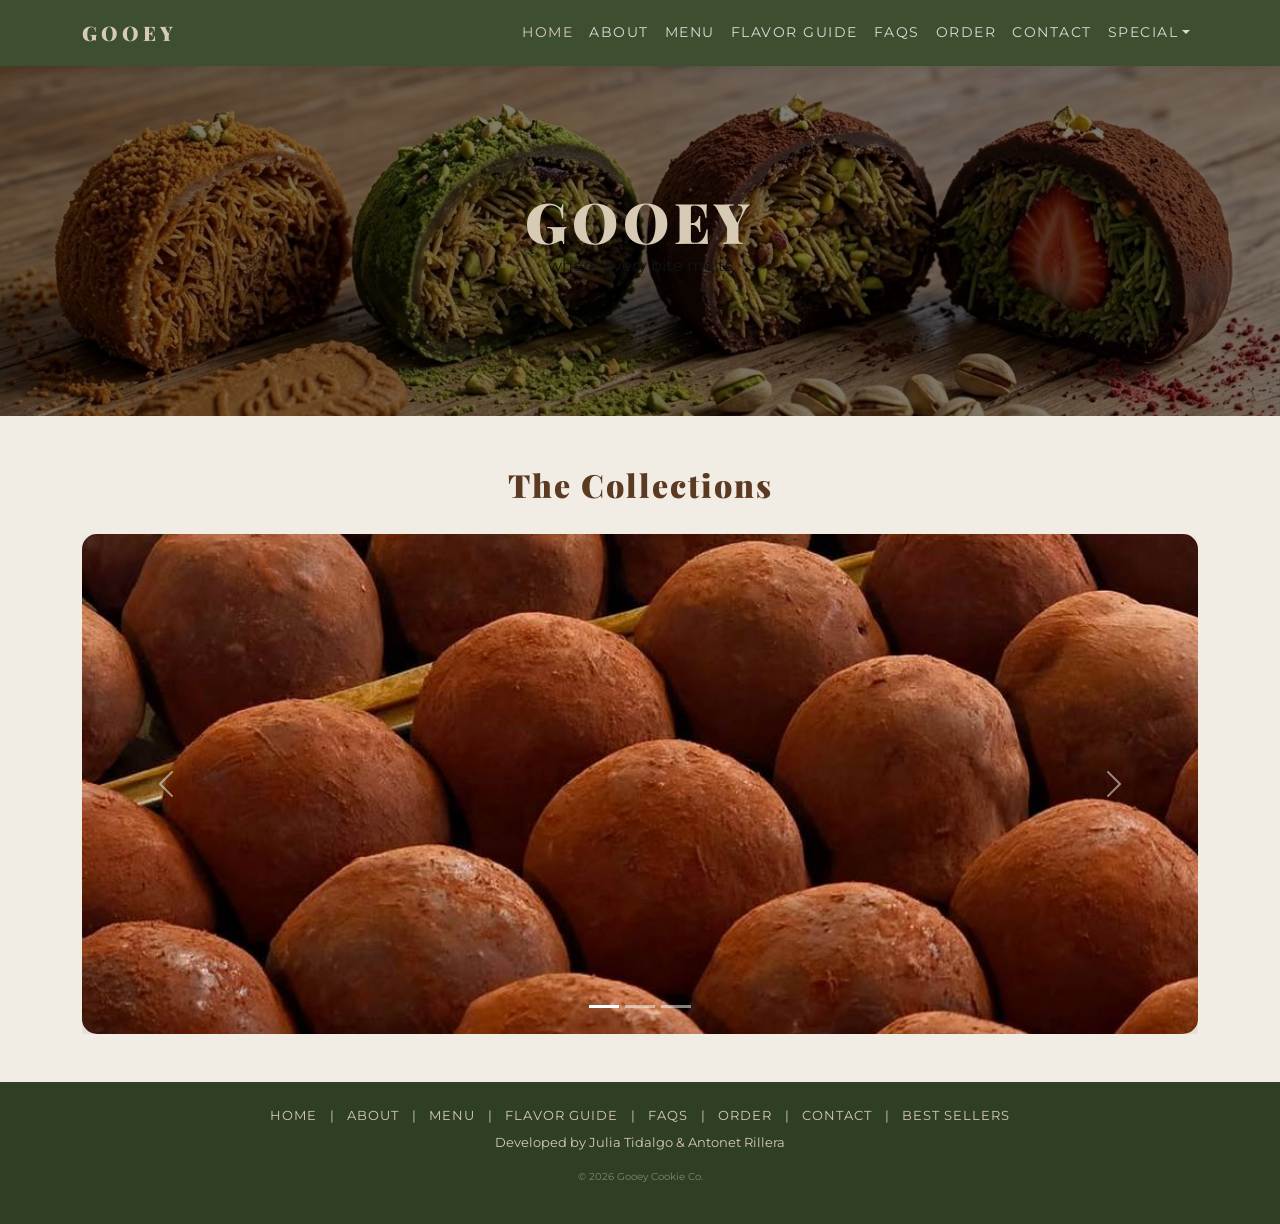
<file: index.html>
<!DOCTYPE html>
<html lang="en">

<head>
    <meta charset="UTF-8">
    <meta name="viewport" content="width=device-width, initial-scale=1">
    <title>Gooey | Premium Cookies</title>

    <link href="https://cdn.jsdelivr.net/npm/bootstrap@5.3.2/dist/css/bootstrap.min.css" rel="stylesheet">
    <link
        href="https://fonts.googleapis.com/css2?family=Playfair+Display:wght@700;900&family=Montserrat:wght@300;400;600&family=Dancing+Script:wght@600&display=swap"
        rel="stylesheet">
    <link rel="stylesheet" href="./css/style.css">
</head>

<body>
    <div class="page-background">

        <!-- NAVBAR -->
        <nav class="navbar navbar-expand-lg navbar-dark custom-nav sticky-top">
            <div class="container">
                <a class="navbar-brand" href="index.html">GOOEY</a>
                <button class="navbar-toggler border-0" data-bs-toggle="collapse" data-bs-target="#navMenu">
                    <span class="navbar-toggler-icon"></span>
                </button>
                <div class="collapse navbar-collapse" id="navMenu">
                    <ul class="navbar-nav ms-auto">
                        <li class="nav-item"><a class="nav-link active" href="index.html">Home</a></li>
                        <li class="nav-item"><a class="nav-link" href="about.html">About</a></li>
                        <li class="nav-item"><a class="nav-link" href="menu.html">Menu</a></li>
                        <li class="nav-item"><a class="nav-link" href="flavor-guide.html">Flavor Guide</a></li>
                        <li class="nav-item"><a class="nav-link" href="faq.html">FAQs</a></li>
                        <li class="nav-item"><a class="nav-link" href="order.html">Order</a></li>
                        <li class="nav-item"><a class="nav-link" href="contact.html">Contact</a></li>
                        <li class="nav-item dropdown">
                            <a class="nav-link dropdown-toggle" href="#" data-bs-toggle="dropdown">Special</a>
                            <ul class="dropdown-menu border-0 shadow">
                                <li><a class="dropdown-item" href="dubai-signature.html">Best Sellers</a></li>
                            </ul>
                        </li>
                    </ul>
                </div>
            </div>
        </nav>

        <header class="hero">
            <h1>GOOEY</h1>
            <p>where every bite melts</p>
        </header>

        <main class="container">
            <h2 class="section-title">The Collections</h2>

            <div id="carouselExample" class="carousel slide carousel-fade mb-5" data-bs-ride="carousel">
                <div class="carousel-indicators">
                    <button type="button" data-bs-target="#carouselExample" data-bs-slide-to="0" class="active"></button>
                    <button type="button" data-bs-target="#carouselExample" data-bs-slide-to="1"></button>
                    <button type="button" data-bs-target="#carouselExample" data-bs-slide-to="2"></button>
                </div>

                <div class="carousel-inner">
                    <div class="carousel-item active">
                        <img src="./images/chewy.jpg" class="d-block w-100 slider-img" alt="Gooey Selection">
                    </div>
                    <div class="carousel-item">
                        <img src="./images/matcha.jpg" class="d-block w-100 slider-img" alt="Bestsellers">
                    </div>
                    <div class="carousel-item">
                        <img src="./images/strawb.jpg" class="d-block w-100 slider-img" alt="Gift Boxes">
                    </div>
                </div>

                <button class="carousel-control-prev" data-bs-target="#carouselExample" data-bs-slide="prev">
                    <span class="carousel-control-prev-icon"></span>
                </button>
                <button class="carousel-control-next" data-bs-target="#carouselExample" data-bs-slide="next">
                    <span class="carousel-control-next-icon"></span>
                </button>
            </div>
        </main>

        <footer class="text-center py-4">
            <div class="footer-links mb-2">
                <a href="index.html">Home</a> |
                <a href="about.html">About</a> |
                <a href="menu.html">Menu</a> |
                <a href="flavor-guide.html">Flavor Guide</a> |
                <a href="faq.html">FAQs</a> |
                <a href="order.html">Order</a> |
                <a href="contact.html">Contact</a> |
                <a href="dubai-signature.html">Best Sellers</a>
            </div>
            <p>Developed by Julia Tidalgo & Antonet Rillera</p>
            <p style="opacity:0.5;font-size:10px;">© 2026 Gooey Cookie Co.</p>
        </footer>

        <script src="https://cdn.jsdelivr.net/npm/bootstrap@5.3.2/dist/js/bootstrap.bundle.min.js"></script>
    </div>
</body>

</html>
</file>
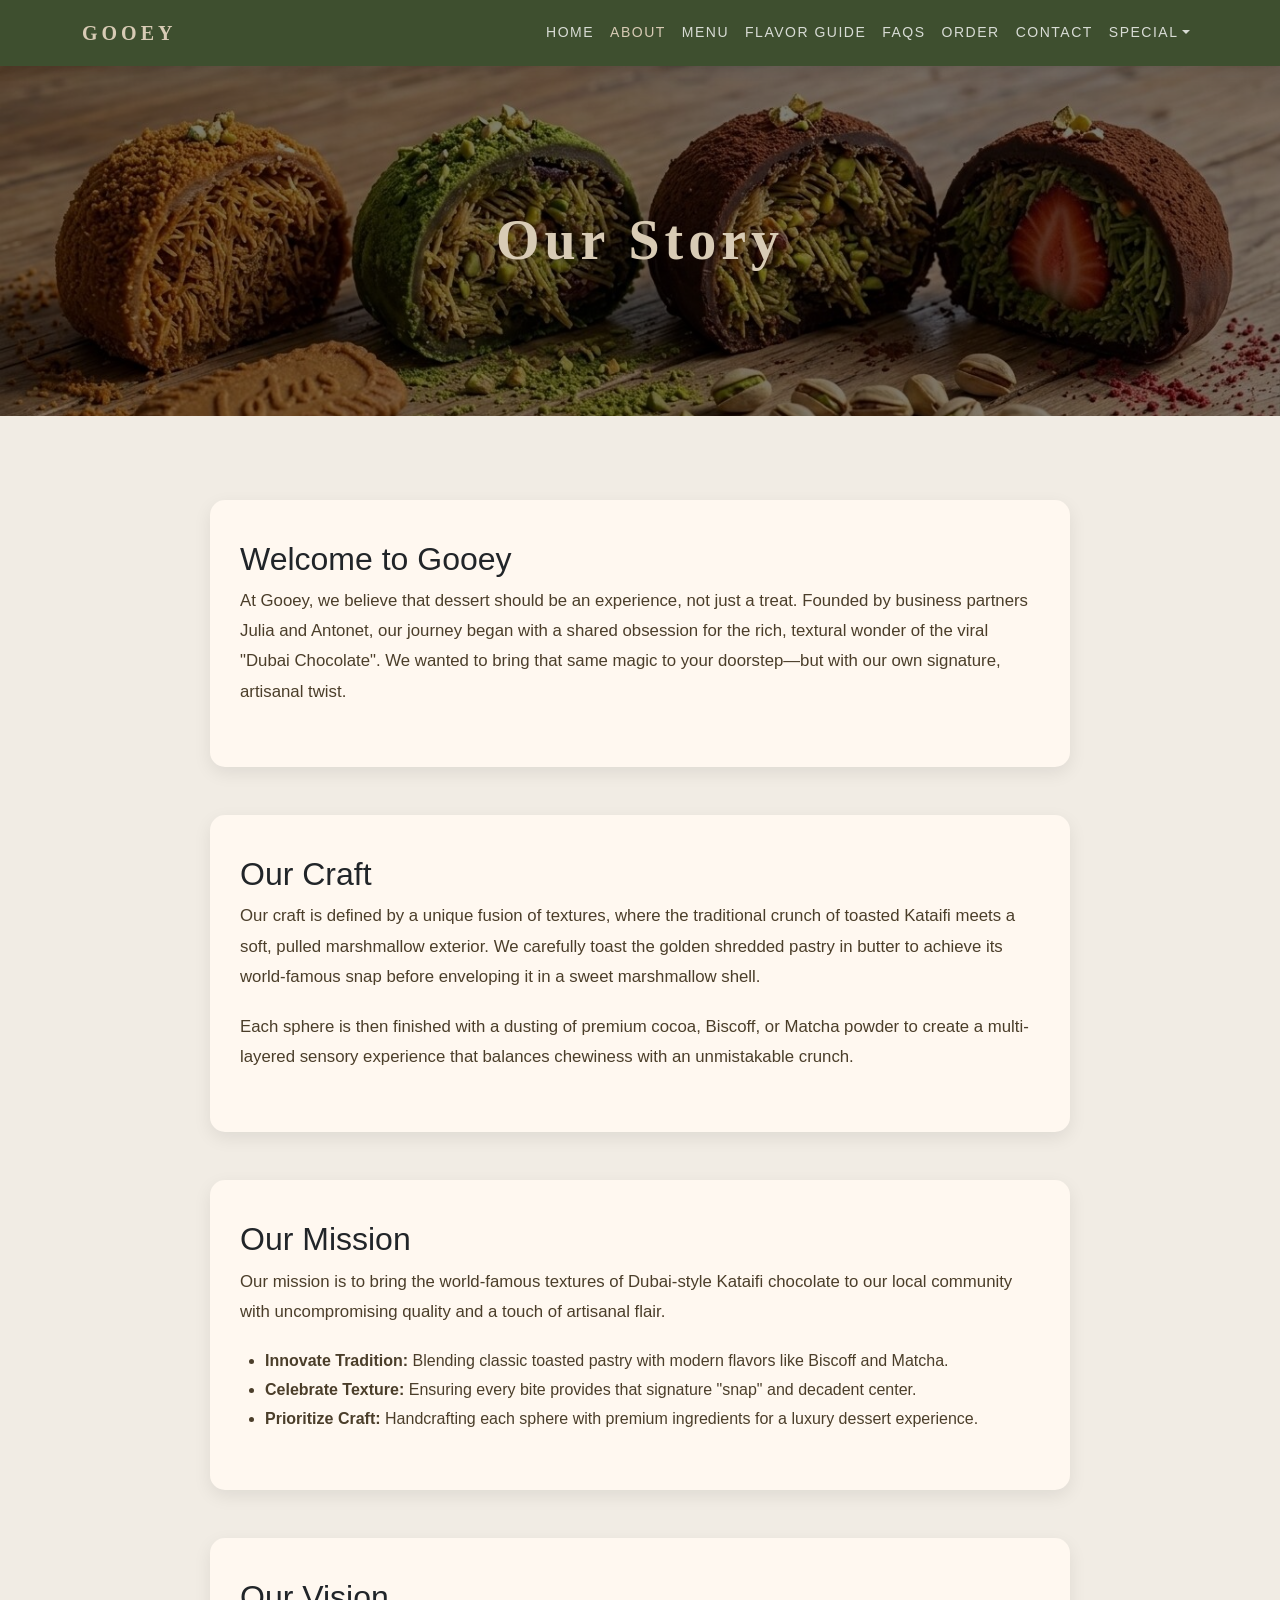
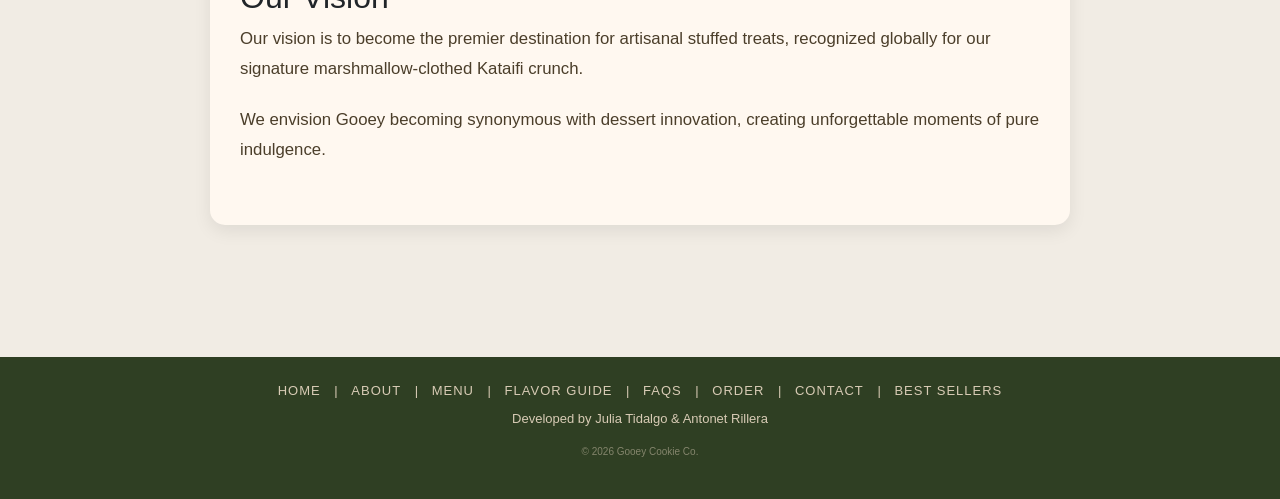
<file: about.html>
<!DOCTYPE html>
<html lang="en">
<head>
<meta charset="UTF-8">
<meta name="viewport" content="width=device-width, initial-scale=1">
<title>About | Gooey</title>

<link href="https://cdn.jsdelivr.net/npm/bootstrap@5.3.2/dist/css/bootstrap.min.css" rel="stylesheet">
<link rel="stylesheet" href="./css/style.css">
</head>

<body>
<div class="page-background">

<nav class="navbar navbar-expand-lg navbar-dark custom-nav sticky-top">
  <div class="container">
    <a class="navbar-brand" href="index.html">GOOEY</a>
    <button class="navbar-toggler border-0" data-bs-toggle="collapse" data-bs-target="#navMenu">
      <span class="navbar-toggler-icon"></span>
    </button>
    <div class="collapse navbar-collapse" id="navMenu">
      <ul class="navbar-nav ms-auto">
        <li class="nav-item"><a class="nav-link" href="index.html">Home</a></li>
        <li class="nav-item"><a class="nav-link active" href="about.html">About</a></li>
        <li class="nav-item"><a class="nav-link" href="menu.html">Menu</a></li>
        <li class="nav-item"><a class="nav-link" href="flavor-guide.html">Flavor Guide</a></li>
        <li class="nav-item"><a class="nav-link" href="faq.html">FAQs</a></li>
        <li class="nav-item"><a class="nav-link" href="order.html">Order</a></li>
        <li class="nav-item"><a class="nav-link" href="contact.html">Contact</a></li>
        <li class="nav-item dropdown">
          <a class="nav-link dropdown-toggle" href="#" data-bs-toggle="dropdown">Special</a>
          <ul class="dropdown-menu border-0 shadow">
            <li><a class="dropdown-item" href="dubai-signature.html">Best Sellers</a></li>
          </ul>
        </li>
      </ul>
    </div>
  </div>
</nav>

<header class="hero text-center py-5">
  <h1>Our Story</h1>
</header>

<div class="container about-container py-4">

  <section class="mb-5">
    <h2>Welcome to Gooey</h2>
    <p>
      At Gooey, we believe that dessert should be an experience, not just a treat.
      Founded by business partners Julia and Antonet, our journey began with a
      shared obsession for the rich, textural wonder of the viral "Dubai Chocolate".
      We wanted to bring that same magic to your doorstep—but with our own
      signature, artisanal twist.
    </p>
  </section>

  <section class="mb-5">
    <h2>Our Craft</h2>
    <p>
      Our craft is defined by a unique fusion of textures, where the traditional
      crunch of toasted Kataifi meets a soft, pulled marshmallow exterior.
      We carefully toast the golden shredded pastry in butter to achieve its
      world-famous snap before enveloping it in a sweet marshmallow shell.
    </p>
    <p>
      Each sphere is then finished with a dusting of premium cocoa, Biscoff,
      or Matcha powder to create a multi-layered sensory experience that
      balances chewiness with an unmistakable crunch.
    </p>
  </section>

  <section class="mb-5">
    <h2>Our Mission</h2>
    <p>
      Our mission is to bring the world-famous textures of Dubai-style Kataifi
      chocolate to our local community with uncompromising quality and a
      touch of artisanal flair.
    </p>
    <ul class="mission-list">
      <li><strong>Innovate Tradition:</strong> Blending classic toasted pastry with modern flavors like Biscoff and Matcha.</li>
      <li><strong>Celebrate Texture:</strong> Ensuring every bite provides that signature "snap" and decadent center.</li>
      <li><strong>Prioritize Craft:</strong> Handcrafting each sphere with premium ingredients for a luxury dessert experience.</li>
    </ul>
  </section>

  <section class="mb-5">
    <h2>Our Vision</h2>
    <p>
      Our vision is to become the premier destination for artisanal
      stuffed treats, recognized globally for our signature
      marshmallow-clothed Kataifi crunch.
    </p>
    <p>
      We envision Gooey becoming synonymous with dessert innovation,
      creating unforgettable moments of pure indulgence.
    </p>
  </section>

</div>

<footer class="text-center py-4">
  <div class="footer-links mb-2">
    <a href="index.html">Home</a> |
    <a href="about.html">About</a> |
    <a href="menu.html">Menu</a> |
    <a href="flavor-guide.html">Flavor Guide</a> |
    <a href="faq.html">FAQs</a> |
    <a href="order.html">Order</a> |
    <a href="contact.html">Contact</a> |
    <a href="dubai-signature.html">Best Sellers</a>
  </div>
  <p>Developed by Julia Tidalgo & Antonet Rillera</p>
  <p style="opacity:0.5;font-size:10px;">© 2026 Gooey Cookie Co.</p>
</footer>

</div>

<script src="https://cdn.jsdelivr.net/npm/bootstrap@5.3.2/dist/js/bootstrap.bundle.min.js"></script>
</body>
</html>
</file>
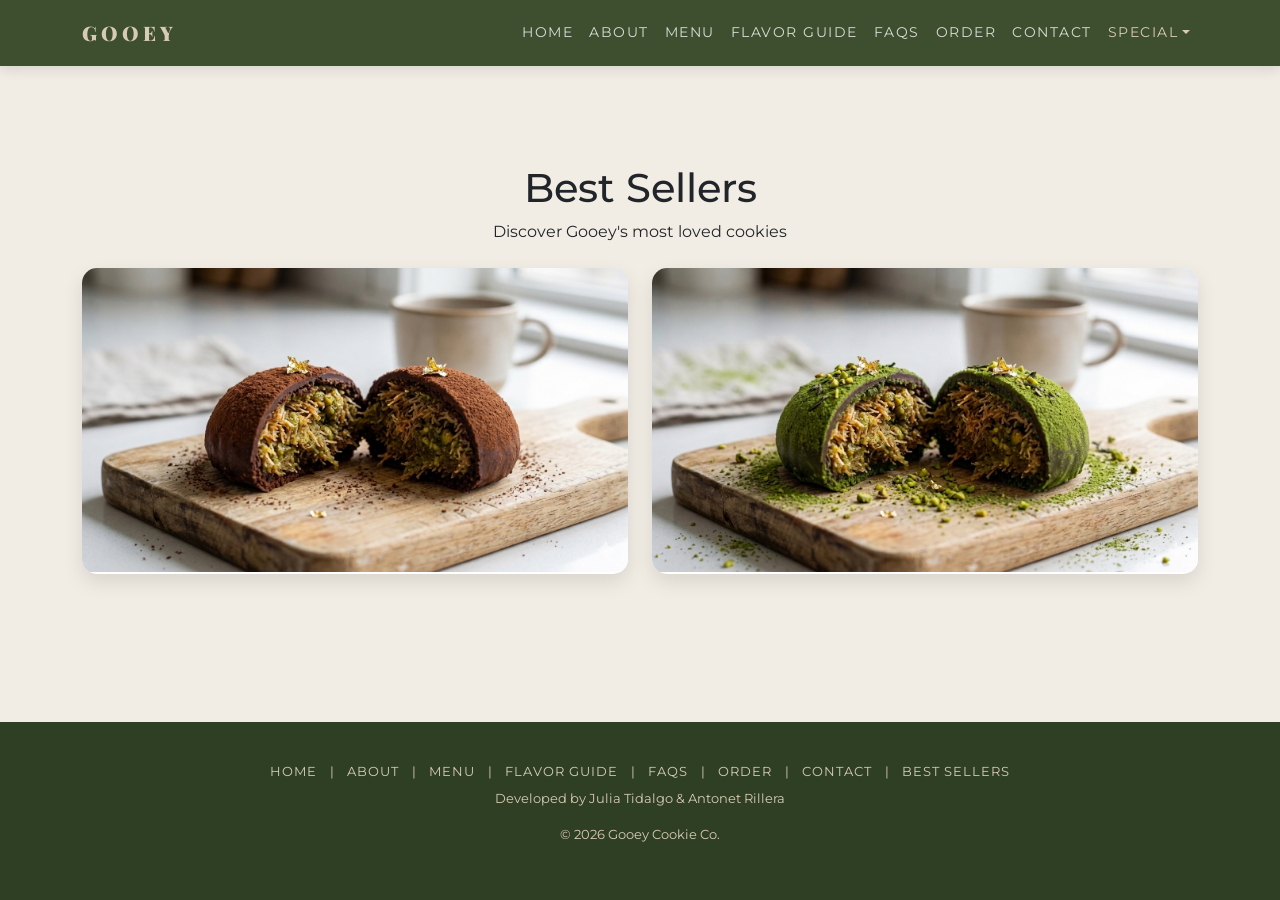
<file: dubai-signature.html>
<!DOCTYPE html>
<html lang="en">

<head>
    <meta charset="UTF-8">
    <meta name="viewport" content="width=device-width, initial-scale=1">
    <title>Best Sellers | Gooey</title>

    <link href="https://cdn.jsdelivr.net/npm/bootstrap@5.3.2/dist/css/bootstrap.min.css" rel="stylesheet">
    <link href="https://fonts.googleapis.com/css2?family=Playfair+Display:wght@700;900&family=Montserrat:wght@300;400;600&display=swap" rel="stylesheet">
    <link rel="stylesheet" href="./css/style.css">
</head>

<body>

    <div class="page-background">

        <nav class="navbar navbar-expand-lg navbar-dark custom-nav sticky-top">
            <div class="container">

                <a class="navbar-brand" href="index.html">GOOEY</a>

                <button class="navbar-toggler border-0" data-bs-toggle="collapse" data-bs-target="#navMenu">
                    <span class="navbar-toggler-icon"></span>
                </button>

                <div class="collapse navbar-collapse" id="navMenu">
                    <ul class="navbar-nav ms-auto">

                        <li class="nav-item">
                            <a class="nav-link" href="index.html">Home</a>
                        </li>

                        <li class="nav-item">
                            <a class="nav-link" href="about.html">About</a>
                        </li>

                        <li class="nav-item">
                            <a class="nav-link" href="menu.html">Menu</a>
                        </li>

                        <li class="nav-item">
                            <a class="nav-link" href="flavor-guide.html">Flavor Guide</a>
                        </li>

                        <li class="nav-item">
                            <a class="nav-link" href="faq.html">FAQs</a>
                        </li>

                        <li class="nav-item">
                            <a class="nav-link" href="order.html">Order</a>
                        </li>

                        <li class="nav-item">
                            <a class="nav-link" href="contact.html">Contact</a>
                        </li>

                        <li class="nav-item dropdown">
                            <a class="nav-link dropdown-toggle active" href="#" data-bs-toggle="dropdown">Special</a>
                            <ul class="dropdown-menu border-0 shadow">
                                <li>
                                    <a class="dropdown-item" href="dubai-signature.html">Best Sellers</a>
                                </li>
                            </ul>
                        </li>

                    </ul>
                </div>

            </div>
        </nav>

        <main class="main-content">

            <section class="container text-center mt-5 mb-4">
                <h1 class="title text-center">Best Sellers</h1>
                <p>Discover Gooey's most loved cookies</p>
            </section>

            <div class="container">
                <div class="row g-4 justify-content-center">

                    <div class="col-md-6 flavor-card">
                        <div class="card h-100">
                            <img src="./images/original.png" class="card-img-top" alt="Original">
                            <button class="stretched-link border-0 bg-transparent" data-bs-toggle="modal" data-bs-target="#modalOriginal"></button>
                        </div>
                    </div>

                    <div class="col-md-6 flavor-card">
                        <div class="card h-100">
                            <img src="./images/matcha_pistachio.png" class="card-img-top" alt="Matcha Pistachio">
                            <button class="stretched-link border-0 bg-transparent" data-bs-toggle="modal" data-bs-target="#modalMatcha"></button>
                        </div>
                    </div>

                </div>
            </div>

            <div class="modal fade cookie-modal" id="modalOriginal" tabindex="-1">
                <div class="modal-dialog modal-dialog-centered modal-lg">
                    <div class="modal-content custom-cookie-modal">

                        <button type="button" class="custom-close" data-bs-dismiss="modal">&times;</button>

                        <div class="modal-body text-center">

                            <img src="./images/original.png" class="cookie-modal-img" alt="Original Cookie">

                            <h3 class="cookie-title mt-4">The Original</h3>

                            <p class="cookie-desc">
                                A rich cookie inspired by Middle Eastern flavors with crunchy kunafa strands.
                            </p>

                        </div>

                    </div>
                </div>
            </div>

            <div class="modal fade cookie-modal" id="modalMatcha" tabindex="-1">
                <div class="modal-dialog modal-dialog-centered modal-lg">
                    <div class="modal-content custom-cookie-modal">

                        <button type="button" class="custom-close" data-bs-dismiss="modal">&times;</button>

                        <div class="modal-body text-center">

                            <img src="./images/matcha_pistachio.png" class="cookie-modal-img" alt="Matcha Cookie">

                            <h3 class="cookie-title mt-4">Matcha Pistachio</h3>

                            <p class="cookie-desc">
                                A rich, chewy cookie infused with premium matcha and filled with creamy pistachio goodness. Its earthy matcha flavor perfectly balances the sweet, nutty center—making it a unique and irresistible treat for matcha lovers.
                            </p>

                        </div>

                    </div>
                </div>
            </div>

        </main>

        <footer>

            <div class="footer-links mb-2">
                <a href="index.html">Home</a> |
                <a href="about.html">About</a> |
                <a href="menu.html">Menu</a> |
                <a href="flavor-guide.html">Flavor Guide</a> |
                <a href="faq.html">FAQs</a> |
                <a href="order.html">Order</a> |
                <a href="contact.html">Contact</a> |
                <a href="dubai-signature.html">Best Sellers</a>
            </div>

            <p>Developed by Julia Tidalgo & Antonet Rillera</p>
            <p>© 2026 Gooey Cookie Co.</p>

        </footer>

    </div>

    <script src="https://cdn.jsdelivr.net/npm/bootstrap@5.3.2/dist/js/bootstrap.bundle.min.js"></script>

</body>
</html>
</file>
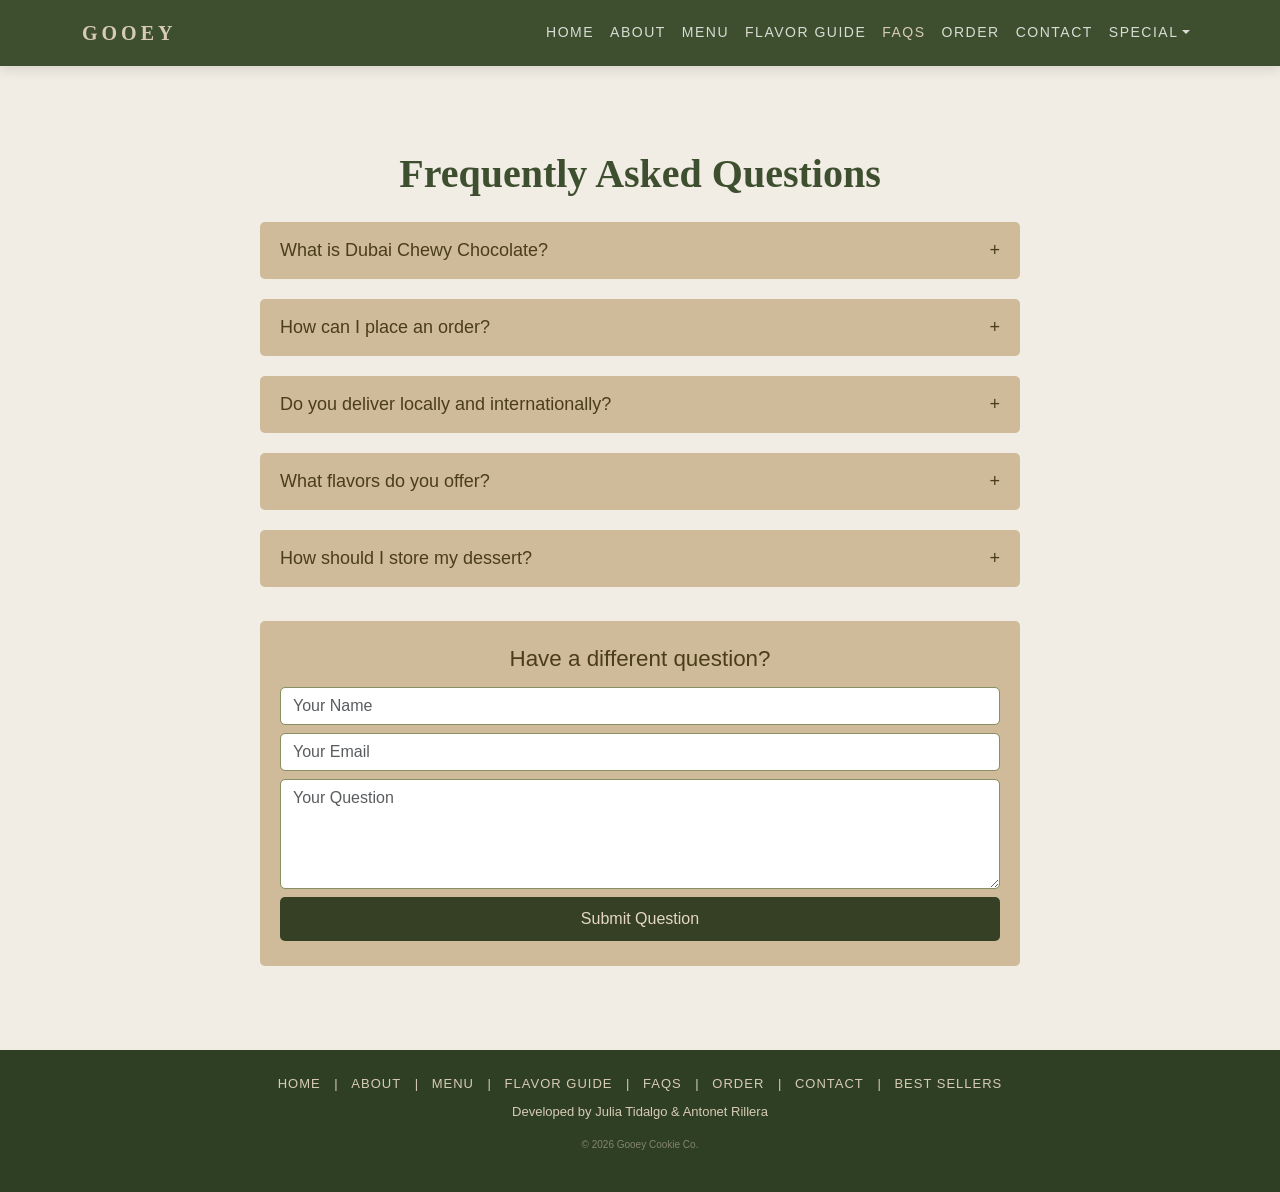
<file: faq.html>
<!DOCTYPE html>
<html lang="en">
<head>
<meta charset="UTF-8">
<meta name="viewport" content="width=device-width, initial-scale=1">
<title>FAQs | Gooey</title>

<link href="https://cdn.jsdelivr.net/npm/bootstrap@5.3.2/dist/css/bootstrap.min.css" rel="stylesheet">
<link rel="stylesheet" href="./css/style.css">
</head>

<body>
<div class="page-background">

<nav class="navbar navbar-expand-lg navbar-dark custom-nav sticky-top">
  <div class="container">
    <a class="navbar-brand" href="index.html">GOOEY</a>
    <button class="navbar-toggler border-0" data-bs-toggle="collapse" data-bs-target="#navMenu">
      <span class="navbar-toggler-icon"></span>
    </button>
    <div class="collapse navbar-collapse" id="navMenu">
      <ul class="navbar-nav ms-auto">
        <li class="nav-item"><a class="nav-link" href="index.html">Home</a></li>
        <li class="nav-item"><a class="nav-link" href="about.html">About</a></li>
        <li class="nav-item"><a class="nav-link" href="menu.html">Menu</a></li>
        <li class="nav-item"><a class="nav-link" href="flavor-guide.html">Flavor Guide</a></li>
        <li class="nav-item"><a class="nav-link active" href="faq.html">FAQs</a></li>
        <li class="nav-item"><a class="nav-link" href="order.html">Order</a></li>
        <li class="nav-item"><a class="nav-link" href="contact.html">Contact</a></li>
        <li class="nav-item dropdown">
          <a class="nav-link dropdown-toggle" href="#" data-bs-toggle="dropdown">Special</a>
          <ul class="dropdown-menu border-0 shadow">
            <li><a class="dropdown-item" href="dubai-signature.html">Best Sellers</a></li>
          </ul>
        </li>
      </ul>
    </div>
  </div>
</nav>

<div class="container faq-container py-4">
  <section>
    <h2 class="mb-4">Frequently Asked Questions</h2>

    <button class="accordion">What is Dubai Chewy Chocolate?</button>
    <div class="panel"><p>Dubai Chewy Chocolate is a rich dessert made with toasted Kataifi pastry and marshmallow, finished with premium cocoa or unique flavors such as Biscoff and Matcha.</p></div>

    <button class="accordion">How can I place an order?</button>
    <div class="panel"><p>You can place an order through our <a href="order.html">Order Page</a> or contact us directly via our Contact page.</p></div>

    <button class="accordion">Do you deliver locally and internationally?</button>
    <div class="panel"><p>Currently, we offer local delivery so you can enjoy your treats fresh. We are working to expand our reach internationally.</p></div>

    <button class="accordion">What flavors do you offer?</button>
    <div class="panel">
      <ul>
        <li>Original</li>
        <li>Biscoff</li>
        <li>Strawberry Chocolate</li>
        <li>Matcha Pistachio</li>
      </ul>
    </div>

    <button class="accordion">How should I store my dessert?</button>
    <div class="panel"><p>Store in a cool, dry place. Refrigeration is recommended if keeping for more than 24 hours.</p></div>

    <div class="message-box mt-4">
      <h3>Have a different question?</h3>
      <form id="faqForm">
        <input class="form-control mb-2" type="text" placeholder="Your Name" required>
        <input class="form-control mb-2" type="email" placeholder="Your Email" required>
        <textarea class="form-control mb-2" rows="4" placeholder="Your Question" required></textarea>
        <button class="btn btn-dark w-100">Submit Question</button>
      </form>
    </div>
  </section>
</div>

<footer class="text-center py-4">
  <div class="footer-links mb-2">
    <a href="index.html">Home</a> |
    <a href="about.html">About</a> |
    <a href="menu.html">Menu</a> |
    <a href="flavor-guide.html">Flavor Guide</a> |
    <a href="faq.html">FAQs</a> |
    <a href="order.html">Order</a> |
    <a href="contact.html">Contact</a> |
    <a href="dubai-signature.html">Best Sellers</a>
  </div>
  <p>Developed by Julia Tidalgo & Antonet Rillera</p>
  <p style="opacity:0.5;font-size:10px;">© 2026 Gooey Cookie Co.</p>
</footer>

<script>
const acc = document.querySelectorAll(".accordion");
acc.forEach(btn => {
  btn.addEventListener("click", () => {
    btn.classList.toggle("active");
    const panel = btn.nextElementSibling;
    panel.style.maxHeight = panel.style.maxHeight ? null : panel.scrollHeight + "px";
  });
});

document.getElementById("faqForm").addEventListener("submit", function(e){
  e.preventDefault();
  alert("Thank you! Your question has been submitted.");
  this.reset();
});
</script>

<script src="https://cdn.jsdelivr.net/npm/bootstrap@5.3.2/dist/js/bootstrap.bundle.min.js"></script>
</div>
</body>
</html>
</file>
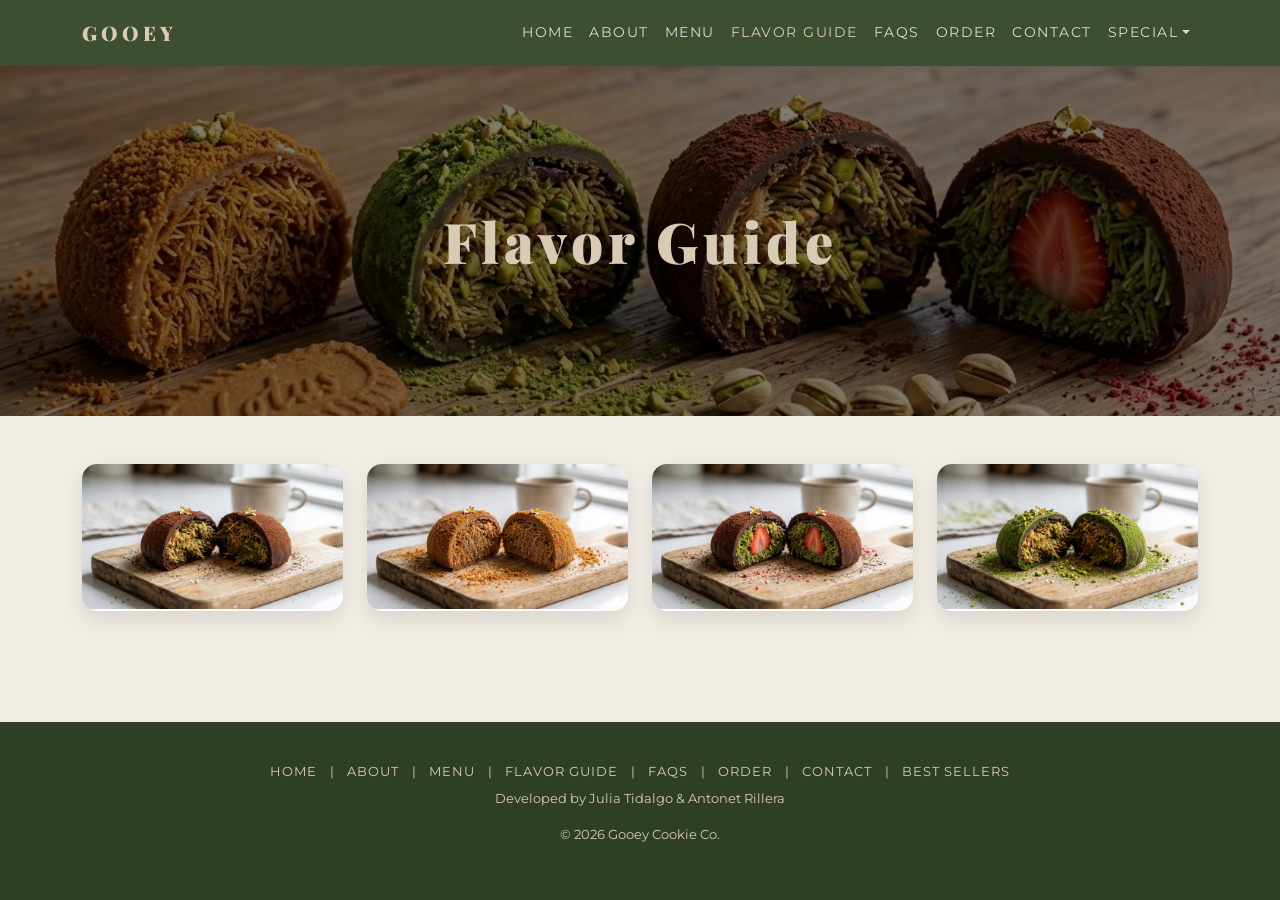
<file: flavor-guide.html>
<!DOCTYPE html>
<html lang="en">

<head>
    <meta charset="UTF-8">
    <meta name="viewport" content="width=device-width, initial-scale=1">
    <title>Flavor Guide | Gooey</title>

    <link href="https://cdn.jsdelivr.net/npm/bootstrap@5.3.2/dist/css/bootstrap.min.css" rel="stylesheet">
    <link
        href="https://fonts.googleapis.com/css2?family=Playfair+Display:wght@700;900&family=Montserrat:wght@300;400;600&display=swap"
        rel="stylesheet">
    <link rel="stylesheet" href="./css/style.css">
</head>

<body>
    <div class="page-background">

      
        <nav class="navbar navbar-expand-lg navbar-dark custom-nav sticky-top">
            <div class="container">
                <a class="navbar-brand" href="index.html">GOOEY</a>
                <button class="navbar-toggler border-0" data-bs-toggle="collapse" data-bs-target="#navMenu">
                    <span class="navbar-toggler-icon"></span>
                </button>
                <div class="collapse navbar-collapse" id="navMenu">
                    <ul class="navbar-nav ms-auto">
                        <li class="nav-item"><a class="nav-link" href="index.html">Home</a></li>
                        <li class="nav-item"><a class="nav-link" href="about.html">About</a></li>
                        <li class="nav-item"><a class="nav-link" href="menu.html">Menu</a></li>
                        <li class="nav-item"><a class="nav-link active" href="flavor-guide.html">Flavor Guide</a></li>
                        <li class="nav-item"><a class="nav-link" href="faq.html">FAQs</a></li>
                        <li class="nav-item"><a class="nav-link" href="order.html">Order</a></li>
                        <li class="nav-item"><a class="nav-link" href="contact.html">Contact</a></li>
                        <li class="nav-item dropdown">
                            <a class="nav-link dropdown-toggle" href="#" data-bs-toggle="dropdown">Special</a>
                            <ul class="dropdown-menu border-0 shadow">
                                <li><a class="dropdown-item" href="dubai-signature.html">Best Sellers</a></li>
                            </ul>
                        </li>
                    </ul>
                </div>
            </div>
        </nav>

        <main class="main-content">
            <header class="hero">
                <h1>Flavor Guide</h1>
            </header>
        <div class="container mt-5">
            <div class="row g-4 justify-content-center">

                <!-- Original -->
                <div class="col-6 col-md-4 col-lg-3 flavor-card">
                    <div class="card h-100">
                        <img src="./images/original.png" class="card-img-top" alt="The Original">
                        <button class="stretched-link border-0 bg-transparent" data-bs-toggle="modal" data-bs-target="#modalOriginal"></button>
                        <div class="card-overlay">
                            <h5>The Original</h5>
                            <p class="small">Tap for Details</p>
                        </div>
                    </div>
                </div>

                <!-- Biscoff -->
                <div class="col-6 col-md-4 col-lg-3 flavor-card">
                    <div class="card h-100">
                        <img src="./images/biscoff.png" class="card-img-top" alt="Biscoff">
                        <button class="stretched-link border-0 bg-transparent" data-bs-toggle="modal" data-bs-target="#modalBiscoff"></button>
                        <div class="card-overlay">
                            <h5>Biscoff Speculoos</h5>
                            <p class="small">Tap for Details</p>
                        </div>
                    </div>
                </div>

                <!-- Chocolate Strawberry -->
                <div class="col-6 col-md-4 col-lg-3 flavor-card">
                    <div class="card h-100">
                        <img src="./images/strawberry_chocolate.png" class="card-img-top" alt="Strawberry">
                        <button class="stretched-link border-0 bg-transparent" data-bs-toggle="modal" data-bs-target="#modalStrawberry"></button>
                        <div class="card-overlay">
                            <h5>Chocolate Strawberry</h5>
                            <p class="small">Tap for Details</p>
                        </div>
                    </div>
                </div>

                <!-- Matcha Pistachio -->
                <div class="col-6 col-md-4 col-lg-3 flavor-card">
                    <div class="card h-100">
                        <img src="./images/matcha_pistachio.png" class="card-img-top" alt="Matcha">
                        <button class="stretched-link border-0 bg-transparent" data-bs-toggle="modal" data-bs-target="#modalMatcha"></button>
                        <div class="card-overlay">
                            <h5>Matcha Pistachio</h5>
                            <p class="small">Tap for Details</p>
                        </div>
                    </div>
                </div>

            </div>
        </div>

        <!-- Modals -->
        <!-- Original -->
        <div class="modal fade" id="modalOriginal" tabindex="-1">
            <div class="modal-dialog modal-dialog-centered">
                <div class="modal-content">
                    <div class="modal-header">
                        <h5 class="modal-title">The Original</h5>
                        <button type="button" class="btn-close" data-bs-dismiss="modal"></button>
                    </div>
                    <div class="modal-body text-center">
                        <img src="./images/original.png" class="img-fluid rounded mb-3" style="max-height: 250px;">
                        <p>A decadent dark chocolate shell filled with crunchy toasted kataifi pastry and rich pistachio cream.</p>
                    </div>
                </div>
            </div>
        </div>

        <!-- Biscoff -->
        <div class="modal fade" id="modalBiscoff" tabindex="-1">
            <div class="modal-dialog modal-dialog-centered">
                <div class="modal-content">
                    <div class="modal-header">
                        <h5 class="modal-title">Biscoff Speculoos</h5>
                        <button type="button" class="btn-close" data-bs-dismiss="modal"></button>
                    </div>
                    <div class="modal-body text-center">
                        <img src="./images/biscoff.png" class="img-fluid rounded mb-3" style="max-height: 250px;">
                        <p>Infused with caramelized biscuit flavor and a spiced cookie butter filling.</p>
                    </div>
                </div>
            </div>
        </div>

        <!-- Chocolate Strawberry -->
        <div class="modal fade" id="modalStrawberry" tabindex="-1">
            <div class="modal-dialog modal-dialog-centered">
                <div class="modal-content">
                    <div class="modal-header">
                        <h5 class="modal-title">Chocolate Strawberry</h5>
                        <button type="button" class="btn-close" data-bs-dismiss="modal"></button>
                    </div>
                    <div class="modal-body text-center">
                        <img src="./images/strawberry_chocolate.png" class="img-fluid rounded mb-3" style="max-height: 250px;">
                        <p>Velvet chocolate with a crisp kataifi center and a juicy strawberry heart.</p>
                    </div>
                </div>
            </div>
        </div>

        <!-- Matcha Pistachio -->
        <div class="modal fade" id="modalMatcha" tabindex="-1">
            <div class="modal-dialog modal-dialog-centered">
                <div class="modal-content">
                    <div class="modal-header">
                        <h5 class="modal-title">Matcha Pistachio</h5>
                        <button type="button" class="btn-close" data-bs-dismiss="modal"></button>
                    </div>
                    <div class="modal-body text-center">
                        <img src="./images/matcha_pistachio.png" class="img-fluid rounded mb-3" style="max-height: 250px;">
                        <p>Vibrant matcha shell with premium pistachio kunafa filling.</p>
                    </div>
                </div>
            </div>
        </div>

        </main>

        <footer>
            <div class="footer-links mb-2">
                <a href="index.html">Home</a> |
                <a href="about.html">About</a> |
                <a href="menu.html">Menu</a> |
                <a href="flavor-guide.html">Flavor Guide</a> |
                <a href="faq.html">FAQs</a> |
                <a href="order.html">Order</a> |
                <a href="contact.html">Contact</a> |
                <a href="dubai-signature.html">Best Sellers</a>
            </div>
            <p>Developed by Julia Tidalgo & Antonet Rillera</p>
            <p>© 2026 Gooey Cookie Co.</p>
        </footer>

    </div>

    <script src="https://cdn.jsdelivr.net/npm/bootstrap@5.3.2/dist/js/bootstrap.bundle.min.js"></script>
</body>

</html>
</file>
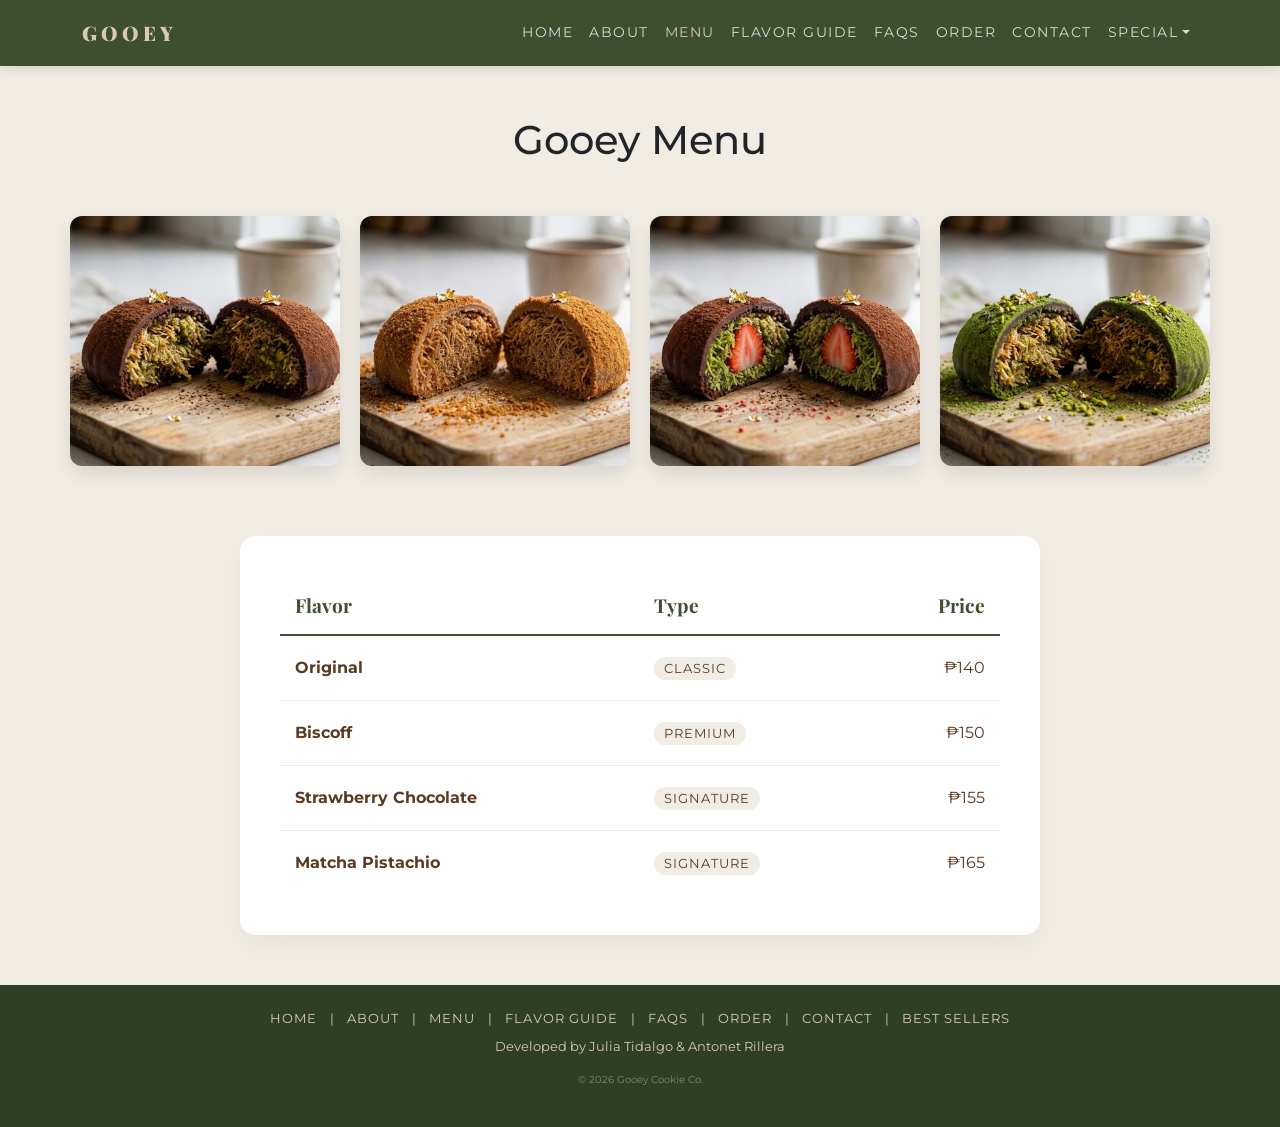
<file: menu.html>
<!DOCTYPE html>
<html lang="en">

<head>
    <meta charset="UTF-8">
    <meta name="viewport" content="width=device-width, initial-scale=1">
    <title>Our Menu | Gooey</title>

    <link href="https://cdn.jsdelivr.net/npm/bootstrap@5.3.2/dist/css/bootstrap.min.css" rel="stylesheet">
    <link
        href="https://fonts.googleapis.com/css2?family=Playfair+Display:wght@700;900&family=Montserrat:wght@300;400;600&display=swap"
        rel="stylesheet">
    <link rel="stylesheet" href="./css/style.css">
</head>

<body>
    <div class="page-background">

        <!-- NAVBAR -->
        <nav class="navbar navbar-expand-lg navbar-dark custom-nav sticky-top">
            <div class="container">
                <a class="navbar-brand" href="index.html">GOOEY</a>
                <!-- Toggler button kept for collapse but arrow removed -->
                <button class="navbar-toggler border-0" type="button" data-bs-toggle="collapse"
                    data-bs-target="#navMenu">
                    <!-- arrow removed -->
                </button>
                <div class="collapse navbar-collapse" id="navMenu">
                    <ul class="navbar-nav ms-auto">
                        <li class="nav-item"><a class="nav-link" href="index.html">Home</a></li>
                        <li class="nav-item"><a class="nav-link" href="about.html">About</a></li>
                        <li class="nav-item"><a class="nav-link active" href="menu.html">Menu</a></li>
                        <li class="nav-item"><a class="nav-link" href="flavor-guide.html">Flavor Guide</a></li>
                        <li class="nav-item"><a class="nav-link" href="faq.html">FAQs</a></li>
                        <li class="nav-item"><a class="nav-link" href="order.html">Order</a></li>
                        <li class="nav-item"><a class="nav-link" href="contact.html">Contact</a></li>
                        <li class="nav-item dropdown">
                            <a class="nav-link dropdown-toggle" href="#" data-bs-toggle="dropdown">Special</a>
                            <ul class="dropdown-menu border-0 shadow">
                                <li><a class="dropdown-item" href="dubai-signature.html">Best Sellers</a></li>
                            </ul>
                        </li>
                    </ul>
                </div>
            </div>
        </nav>

        <h1 class="title text-center">Gooey Menu</h1>

        <div class="container gallery mt-4">
            <img src="./images/original.png" alt="Original">
            <img src="./images/biscoff.png" alt="Biscoff">
            <img src="./images/strawberry_chocolate.png" alt="Strawberry">
            <img src="./images/matcha_pistachio.png" alt="Matcha">
        </div>

        <div class="container">
            <div class="menu-container">
                <table class="menu-table">
                    <thead>
                        <tr>
                            <th>Flavor</th>
                            <th>Type</th>
                            <th class="text-end">Price</th>
                        </tr>
                    </thead>
                    <tbody>
                        <tr>
                            <td><strong>Original</strong></td>
                            <td><span class="flavor-type">Classic</span></td>
                            <td class="text-end price-tag">₱140</td>
                        </tr>
                        <tr>
                            <td><strong>Biscoff</strong></td>
                            <td><span class="flavor-type">Premium</span></td>
                            <td class="text-end price-tag">₱150</td>
                        </tr>
                        <tr>
                            <td><strong>Strawberry Chocolate</strong></td>
                            <td><span class="flavor-type">Signature</span></td>
                            <td class="text-end price-tag">₱155</td>
                        </tr>
                        <tr>
                            <td><strong>Matcha Pistachio</strong></td>
                            <td><span class="flavor-type">Signature</span></td>
                            <td class="text-end price-tag">₱165</td>
                        </tr>
                    </tbody>
                </table>
            </div>
        </div>

        <footer class="text-center py-4">
            <div class="footer-links mb-2">
                <a href="index.html">Home</a> |
                <a href="about.html">About</a> |
                <a href="menu.html">Menu</a> |
                <a href="flavor-guide.html">Flavor Guide</a> |
                <a href="faq.html">FAQs</a> |
                <a href="order.html">Order</a> |
                <a href="contact.html">Contact</a> |
                <a href="dubai-signature.html">Best Sellers</a>
            </div>
            <p>Developed by Julia Tidalgo & Antonet Rillera</p>
            <p style="opacity:0.5;font-size:10px;">© 2026 Gooey Cookie Co.</p>
        </footer>

    </div>

    <script src="https://cdn.jsdelivr.net/npm/bootstrap@5.3.2/dist/js/bootstrap.bundle.min.js"></script>
</body>

</html>
</file>
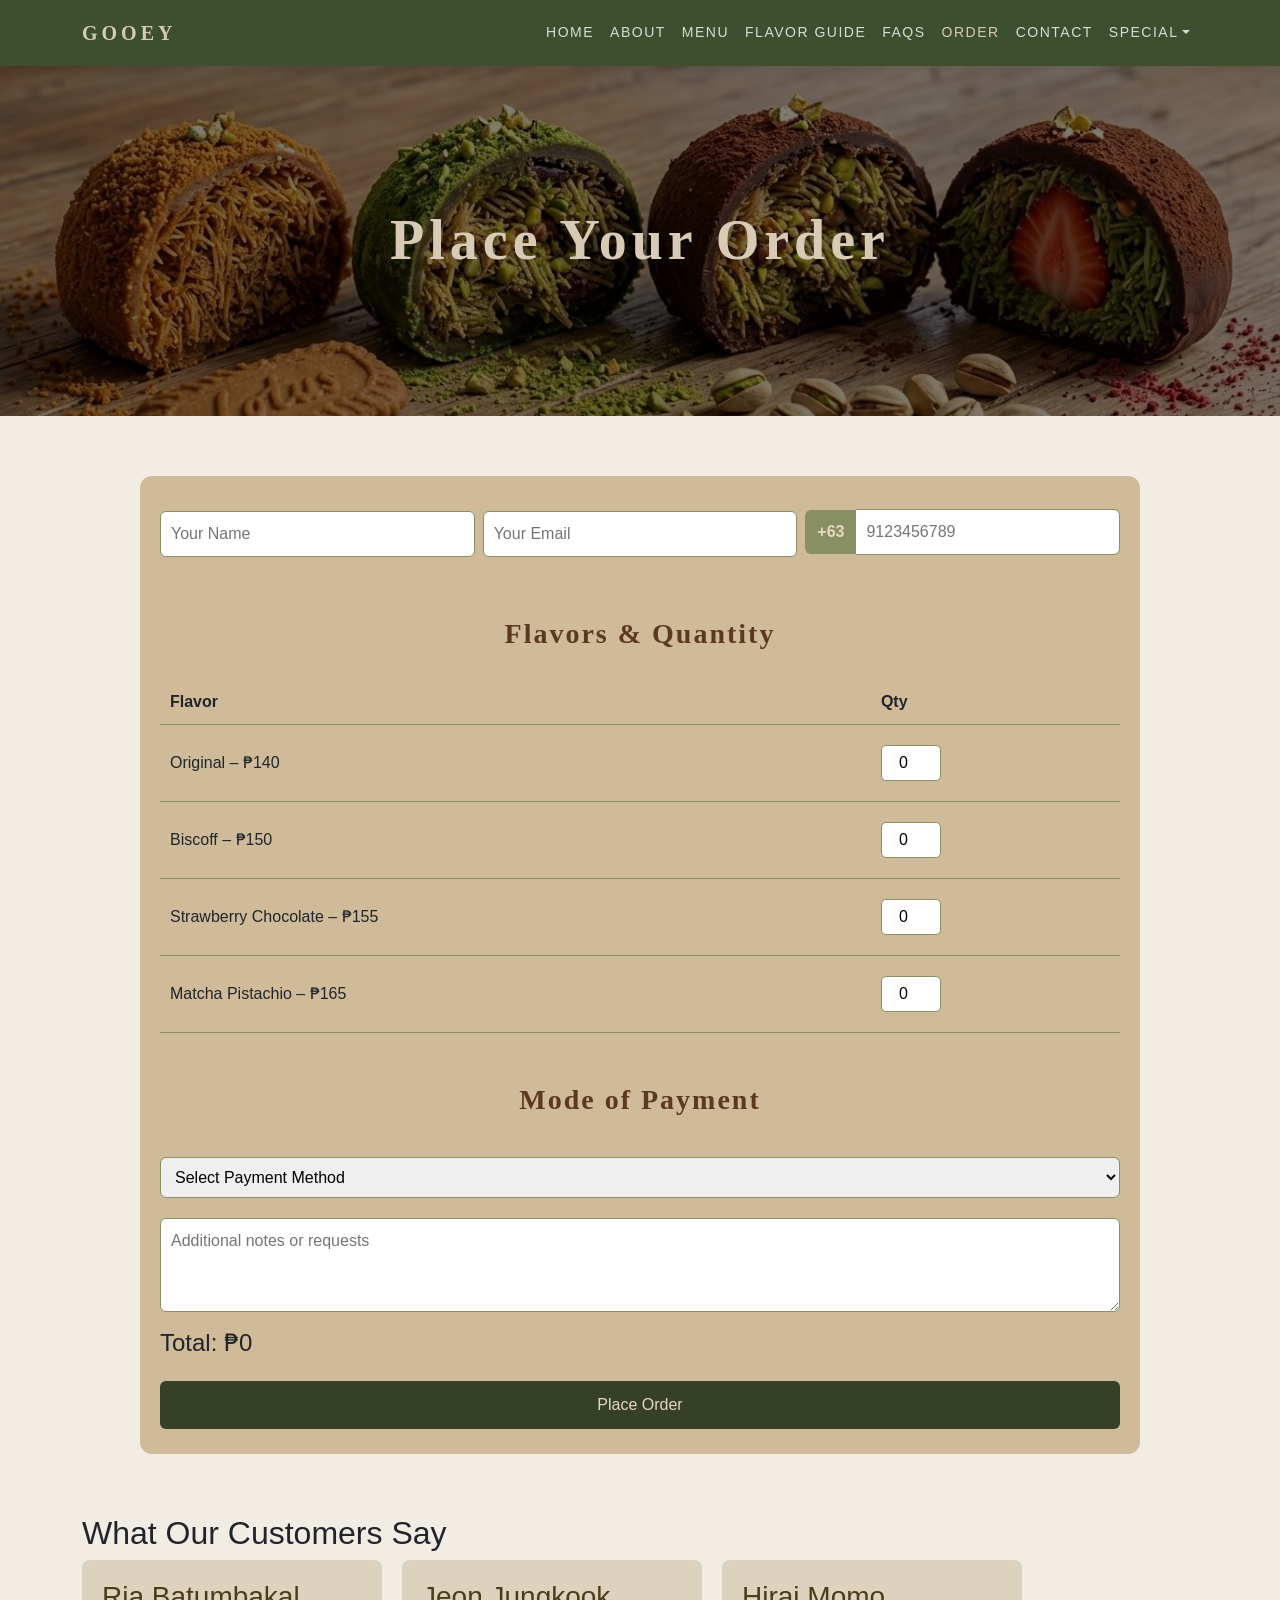
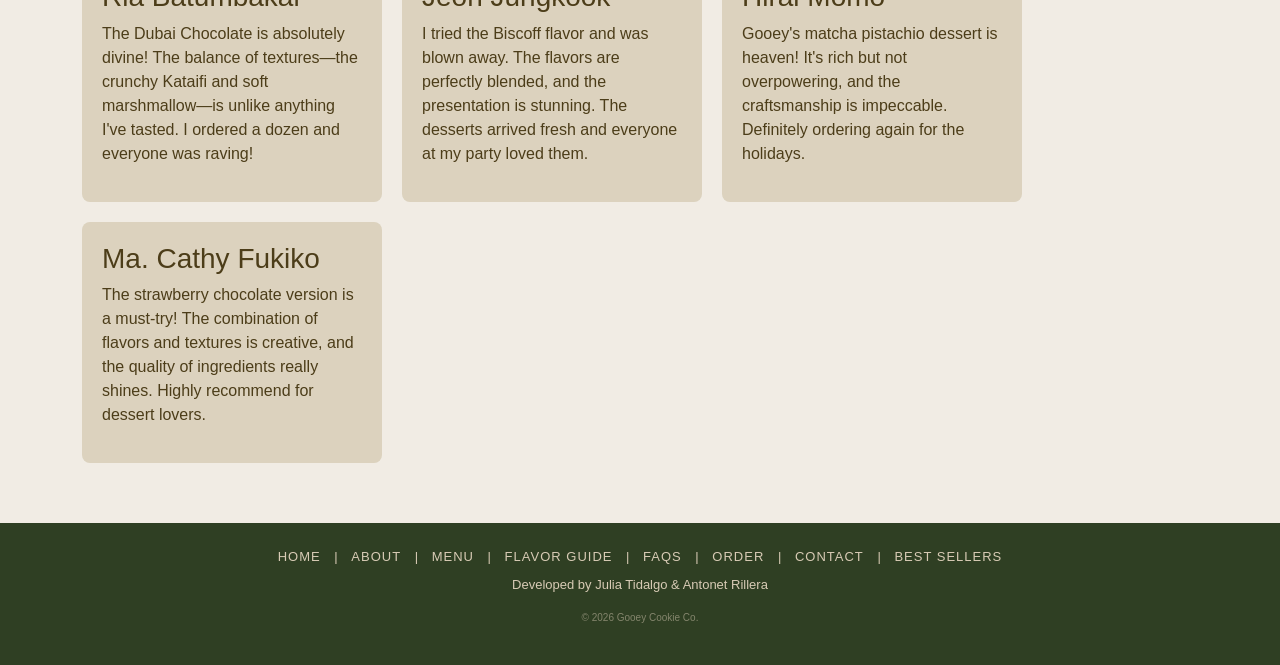
<file: order.html>
<!DOCTYPE html>
<html lang="en">

<head>
    <meta charset="UTF-8">
    <meta name="viewport" content="width=device-width, initial-scale=1">
    <title>Order | Gooey</title>
    <link href="https://cdn.jsdelivr.net/npm/bootstrap@5.3.2/dist/css/bootstrap.min.css" rel="stylesheet">
    <link rel="stylesheet" href="./css/style.css">
</head>

<body>
    <div class="page-background">

        <!-- NAVBAR -->
        <nav class="navbar navbar-expand-lg navbar-dark custom-nav sticky-top">
            <div class="container">
                <a class="navbar-brand" href="index.html">GOOEY</a>
                <button class="navbar-toggler border-0" data-bs-toggle="collapse" data-bs-target="#navMenu">
                    <span class="navbar-toggler-icon"></span>
                </button>
                <div class="collapse navbar-collapse" id="navMenu">
                    <ul class="navbar-nav ms-auto">
                        <li class="nav-item"><a class="nav-link" href="index.html">Home</a></li>
                        <li class="nav-item"><a class="nav-link" href="about.html">About</a></li>
                        <li class="nav-item"><a class="nav-link" href="menu.html">Menu</a></li>
                        <li class="nav-item"><a class="nav-link" href="flavor-guide.html">Flavor Guide</a></li>
                        <li class="nav-item"><a class="nav-link" href="faq.html">FAQs</a></li>
                        <li class="nav-item"><a class="nav-link active" href="order.html">Order</a></li>
                        <li class="nav-item"><a class="nav-link" href="contact.html">Contact</a></li>
                        <li class="nav-item dropdown">
                            <a class="nav-link dropdown-toggle" href="#" data-bs-toggle="dropdown">Special</a>
                            <ul class="dropdown-menu border-0 shadow">
                                <li><a class="dropdown-item" href="dubai-signature.html">Best Sellers</a></li>
                            </ul>
                        </li>
                    </ul>
                </div>
            </div>
        </nav>

        <!-- HERO -->
        <header class="hero">
            <h1>Place Your Order</h1>
        </header>

        <!-- ORDER FORM -->
        <div class="container order-container order-form">
            <form id="orderForm">
                <div class="row g-2">
                    <div class="col-md-4">
                        <input type="text" name="name" placeholder="Your Name" required>
                    </div>
                    <div class="col-md-4">
                        <input type="email" name="email" placeholder="Your Email" required>
                    </div>
                    <div class="col-md-4">
                        <div class="phone-input">
                            <span>+63</span>
                            <input type="tel" name="contact" placeholder="9123456789" required pattern="9\d{9}"
                                maxlength="10" title="Enter a 10-digit number starting with 9">
                        </div>
                    </div>
                </div>

                <h3 class="section-title">Flavors & Quantity</h3>
                <table class="flavor-table">
                    <thead>
                        <tr>
                            <th>Flavor</th>
                            <th>Qty</th>
                        </tr>
                    </thead>
                    <tbody>
                        <tr>
                            <td>Original – ₱140</td>
                            <td><input type="number" name="original" value="0" min="0"></td>
                        </tr>
                        <tr>
                            <td>Biscoff – ₱150</td>
                            <td><input type="number" name="biscoff" value="0" min="0"></td>
                        </tr>
                        <tr>
                            <td>Strawberry Chocolate – ₱155</td>
                            <td><input type="number" name="strawberry" value="0" min="0"></td>
                        </tr>
                        <tr>
                            <td>Matcha Pistachio – ₱165</td>
                            <td><input type="number" name="matcha" value="0" min="0"></td>
                        </tr>
                    </tbody>
                </table>

                <h3 class="section-title">Mode of Payment</h3>
                <select name="mop" required>
                    <option value="">Select Payment Method</option>
                    <option value="gcash">GCash</option>
                    <option value="bank">Bank Transfer</option>
                    <option value="cod">Cash on Delivery</option>
                </select>

                <textarea name="notes" rows="3" placeholder="Additional notes or requests"></textarea>

                <h4>Total: ₱<span id="total">0</span></h4>
                <button type="submit">Place Order</button>
            </form>
        </div>

        <!-- REVIEWS -->
        <div class="container">
            <section class="reviews-section">
                <h2>What Our Customers Say</h2>
                <div class="reviews-container">
                    <div class="review-card">
                        <h3>Ria Batumbakal</h3>
                        <p>The Dubai Chocolate is absolutely divine! The balance of textures—the crunchy
                            Kataifi and soft marshmallow—is unlike anything I've tasted. I ordered a dozen and
                            everyone was raving!</p>
                    </div>
                    <div class="review-card">
                        <h3>Jeon Jungkook</h3>
                        <p>I tried the Biscoff flavor and was blown away. The flavors are perfectly blended, and
                            the presentation is stunning. The desserts arrived fresh and everyone at my party
                            loved them.</p>
                    </div>
                    <div class="review-card">
                        <h3>Hirai Momo</h3>
                        <p>Gooey's matcha pistachio dessert is heaven! It's rich but not overpowering, and the
                            craftsmanship is impeccable. Definitely ordering again for the holidays.</p>
                    </div>
                    <div class="review-card">
                        <h3>Ma. Cathy Fukiko</h3>
                        <p>The strawberry chocolate version is a must-try! The combination of flavors and textures
                            is creative, and the quality of ingredients really shines. Highly recommend for
                            dessert lovers.</p>
                    </div>
                </div>
            </section>
        </div>

        <!-- FOOTER -->
<footer class="text-center py-4">
  <div class="footer-links mb-2">
    <a href="index.html">Home</a> |
    <a href="about.html">About</a> |
    <a href="menu.html">Menu</a> |
    <a href="flavor-guide.html">Flavor Guide</a> |
    <a href="faq.html">FAQs</a> |
    <a href="order.html">Order</a> |
    <a href="contact.html">Contact</a> |
    <a href="dubai-signature.html">Best Sellers</a>
  </div>
  <p>Developed by Julia Tidalgo & Antonet Rillera</p>
  <p style="opacity:0.5;font-size:10px;">© 2026 Gooey Cookie Co.</p>
</footer>


    </div>

    <script>
        const flavorInputs = document.querySelectorAll(".flavor-table input");
        const totalEl = document.getElementById("total");
        const prices = { original: 140, biscoff: 150, strawberry: 155, matcha: 165 };

        function calculateTotal() {
            let sum = 0;
            flavorInputs.forEach(input => sum += input.value * prices[input.name]);
            totalEl.textContent = sum;
        }

        flavorInputs.forEach(input => input.addEventListener("input", calculateTotal));

        document.getElementById("orderForm").addEventListener("submit", function (e) {
            const phone = this.contact.value;
            if (!/^9\d{9}$/.test(phone)) {
                alert("Phone number must be 10 digits starting with 9.");
                e.preventDefault();
                return;
            }
            e.preventDefault();
            alert("Order placed successfully!");
            this.reset();
            calculateTotal();
        });
    </script>
</body>

</html>
</file>
<file: css/style.css>
html, body { 
height: 100%; 
margin: 0; 
font-family: 'Montserrat', sans-serif;
background: #F1ECE4; 
}

.page-background {
min-height: 100vh;
display: flex;
flex-direction: column;
}

.main-content {
flex: 1;
}

.custom-nav{
background:#3E4F2F;
padding:0.8rem 0;
box-shadow:0 4px 12px rgba(0,0,0,0.1);
}

.navbar-brand{
font-family:'Playfair Display', serif;
font-weight:900;
letter-spacing:4px;
color:#D8CBB5 !important;
}

.nav-link{
font-size:14px;
letter-spacing:1.5px;
text-transform:uppercase;
color:rgba(255,255,255,0.8) !important;
}

.nav-link:hover,
.nav-link.active{
color:#D8CBB5 !important;
}

.hero{
position:relative;
height:400px;
background:url('../images/all.jpg') center/cover no-repeat;
display:flex;
flex-direction:column;
justify-content:center;
align-items:center;
text-align:center;
overflow:hidden;
}

.hero::before{
content:"";
position:absolute;
top:0;
left:0;
width:100%;
height:100%;
background-color:rgba(0,0,0,0.5);
z-index:1;
}

.hero h1{
font-family:'Playfair Display', serif;
font-size:4rem;
font-weight:900;
color:#D8CBB5;
z-index:2;
letter-spacing:5px;
margin:0;
}

.section-title{
font-family:'Playfair Display', serif;
font-weight:900;
color:#5c3a21;
text-align:center;
letter-spacing:2px;
margin-top:50px;
margin-bottom:30px;
}

.title{
text-align:center;
padding-top:50px;
}

.slider-img{
height:500px;
object-fit:cover;
border-radius:15px;
box-shadow:0 8px 20px rgba(0,0,0,0.1);
}

.gallery{
display:grid;
grid-template-columns:repeat(auto-fit,minmax(200px,1fr));
gap:20px;
padding:20px 0;
}

.gallery img{
width:100%;
height:250px;
object-fit:cover;
border-radius:12px;
box-shadow:0 8px 20px rgba(0,0,0,0.1);
transition:transform 0.3s ease;
}

.gallery img:hover{
transform:translateY(-5px);
}

.menu-container{
max-width:800px;
margin:50px auto;
background:white;
padding:40px;
border-radius:15px;
box-shadow:0 10px 30px rgba(0,0,0,0.05);
}

.menu-table{
width:100%;
border-collapse:collapse;
}

.menu-table th{
font-family:'Playfair Display', serif;
font-size:1.2rem;
color:#3E4F2F;
border-bottom:2px solid #3E4F2F;
padding:15px;
text-align:left;
}

.menu-table td{
padding:20px 15px;
border-bottom:1px solid #eee;
color:#5c3a21;
font-weight:400;
}

.menu-table tr:last-child td{
border-bottom:none;
}

.price-tag{
font-weight:600;
color:#3E4F2F;
}

.flavor-type{
font-size:0.8rem;
text-transform:uppercase;
letter-spacing:1px;
background:#f1ece4;
padding:4px 10px;
border-radius:20px;
color:#5c3a21;
}

.flavor-card .card{
border:none;
border-radius:15px;
overflow:hidden;
position:relative;
transition:all 0.4s;
box-shadow:0 8px 20px rgba(0,0,0,0.1);
}

.flavor-card .card:hover{
transform:translateY(-10px);
box-shadow:0 15px 30px rgba(0,0,0,0.2);
}

.card-overlay{
position:absolute;
top:0;
left:0;
width:100%;
height:100%;
background:rgba(47,63,35,0.85);
color:#D8CBB5;
display:flex;
flex-direction:column;
justify-content:center;
align-items:center;
opacity:0;
transition:opacity 0.3s ease;
padding:20px;
text-align:center;
}

.flavor-card .card:hover .card-overlay{
opacity:1;
}

.card-overlay h5{
font-family:'Playfair Display', serif;
font-weight:700;
letter-spacing:1px;
}

.modal-content{
background-color:#F1ECE4;
border-radius:20px;
border:none;
overflow:hidden;
}

.modal-header{
background-color:#3E4F2F;
color:#D8CBB5;
border:none;
padding:20px;
}

.modal-title{
font-family:'Playfair Display', serif;
font-weight:700;
letter-spacing:2px;
}

.modal-body{
padding:30px;
color:#5c3a21;
}

.btn-close{
filter:invert(1) grayscale(100%) brightness(200%);
}

footer{
background:#2F3F23;
color:#D8CBB5;
text-align:center;
padding:40px 20px;
font-size:13px;
}

.footer-links a{
color:#D8CBB5;
text-decoration:none;
margin:0 10px;
text-transform:uppercase;
letter-spacing:1px;
}

.footer-links a:hover{
color:#F1ECE4;
}

.about-container{
max-width:900px;
margin:60px auto;
padding:0 20px;
}

.about-container section{
background:#fff8f0;
padding:40px 30px;
margin-bottom:30px;
border-radius:15px;
box-shadow:0 6px 18px rgba(0,0,0,0.08);
line-height:1.8;
transition:transform 0.3s ease, box-shadow 0.3s ease;
}

.about-container section:hover{
transform:translateY(-5px);
box-shadow:0 12px 25px rgba(0,0,0,0.12);
}

.about-container p{
font-size:1.05rem;
color:#4b3e2a;
margin-bottom:20px;
}

.about-container ul{
list-style-type:disc;
padding-left:25px;
color:#4b3e2a;
}

.soft-title{
font-size:28px;
font-weight:700;
color:#3E4F2F;
margin-bottom:15px;
position:relative;
padding-bottom:10px;
}

.soft-title::after{
content:"";
display:block;
width:50px;
height:3px;
background:#D8CBB5;
margin-top:5px;
border-radius:3px;
}

.hero{
height:350px;
text-align:center;
padding:0 20px;
}

.hero h1{
font-size:3.5rem;
}

.faq-container{
max-width:800px;
margin:60px auto;
padding:0 20px;
box-sizing:border-box;
}

.faq-container h2{
text-align:center;
font-family:'Playfair Display', serif;
font-weight:700;
font-size:2.5rem;
color:#3E4F2F;
margin-bottom:40px;
}

.accordion{
background-color:rgb(207,187,153);
color:rgb(76,61,25);
cursor:pointer;
padding:15px 20px;
width:100%;
border:none;
text-align:left;
outline:none;
font-size:18px;
transition:0.3s;
margin-bottom:10px;
border-radius:5px;
box-sizing:border-box;
position:relative;
}

.accordion:hover{
background-color:rgb(136,144,99);
color:rgb(229,215,196);
}

.accordion::after{
content:"+";
position:absolute;
right:20px;
font-size:18px;
color:rgb(76,61,25);
}

.accordion.active::after{
content:"−";
color:rgb(76,61,25);
}

.panel{
background-color:#F1ECE4;
max-height:0;
overflow:hidden;
transition:max-height 0.3s ease;
padding:0 20px;
margin-bottom:10px;
border-radius:0 0 5px 5px;
box-sizing:border-box;
}

.panel p,
.panel ul{
margin:10px 0;
line-height:1.6;
color:rgb(76,61,25);
}

.panel ul{
padding-left:20px;
}

.message-box{
background-color:rgb(207,187,153);
color:rgb(76,61,25);
padding:25px 20px;
border-radius:5px;
margin-top:30px;
text-align:center;
border:none;
box-sizing:border-box;
}

.message-box h3{
font-size:1.4rem;
margin-bottom:15px;
}

.message-box .form-control{
border-radius:5px;
border:1px solid rgb(136,144,99);
}

.message-box button{
background-color:rgb(53,64,36);
color:rgb(229,215,196);
padding:10px 20px;
border:none;
border-radius:5px;
cursor:pointer;
font-size:16px;
transition:0.3s;
}

.message-box button:hover{
background-color:rgb(76,61,25);
color:white;
}

.order-form{
background-color:rgb(207,187,153);
padding:25px 20px;
border-radius:12px;
margin:60px auto;
max-width:1000px;
box-sizing:border-box;
}

.order-form input[type="text"],
.order-form input[type="email"],
.order-form input[type="number"],
.order-form select,
.order-form textarea{
width:100%;
padding:10px;
margin:10px 0;
border-radius:6px;
border:1px solid rgb(136,144,99);
font-size:16px;
box-sizing:border-box;
}

.order-form button{
background-color:rgb(53,64,36);
color:rgb(229,215,196);
padding:12px;
border:none;
border-radius:6px;
cursor:pointer;
font-size:16px;
margin-top:15px;
width:100%;
transition:0.3s;
}

.order-form button:hover{
background-color:rgb(76,61,25);
}

.phone-input{
display:flex;
align-items:center;
margin:8px 0;
}

.phone-input span{
background-color:rgb(136,144,99);
color:rgb(229,215,196);
padding:10px 12px;
border-top-left-radius:6px;
border-bottom-left-radius:6px;
font-weight:bold;
}

.phone-input input{
flex:1;
padding:10px;
border:1px solid rgb(136,144,99);
border-left:none;
border-top-right-radius:6px;
border-bottom-right-radius:6px;
font-size:16px;
}

.flavor-table{
width:100%;
border-collapse:collapse;
margin:10px 0 20px 0;
}

.flavor-table th,
.flavor-table td{
padding:10px;
border-bottom:1px solid rgb(136,144,99);
}

.flavor-table input[type="number"]{
width:60px;
text-align:center;
border:1px solid rgb(136,144,99);
border-radius:5px;
padding:5px;
}

.reviews-container{
display:flex;
gap:20px;
flex-wrap:wrap;
margin-bottom:60px;
}

.review-card{
flex:0 0 auto;
width:300px;
background-color:rgb(220,210,190);
padding:20px;
border-radius:8px;
color:rgb(76,61,25);
}

@media(max-width:768px){
.order-form .row > div{
flex:0 0 100%;
max-width:100%;
}

.review-card{
width:100%;
}
}

.contact-container{
max-width:1100px;
margin:60px auto;
padding:0 20px;
}

.contact-title{
text-align:center;
font-family:'Playfair Display', serif;
font-weight:700;
font-size:2.5rem;
color:#3E4F2F;
}

.contact-card{
background-color:rgb(207,187,153);
border-radius:10px;
padding:25px;
height:100%;
}

.contact-form{
background-color:rgb(207,187,153);
border-radius:10px;
padding:25px;
}

.contact-card p{
line-height:1.6;
color:rgb(76,61,25);
margin-bottom:10px;
}

.contact-form input,
.contact-form textarea{
border:1px solid rgb(136,144,99);
border-radius:6px;
font-size:0.95rem;
}

.contact-form button{
background-color:rgb(53,64,36);
color:rgb(229,215,196);
padding:12px 22px;
border:none;
border-radius:6px;
cursor:pointer;
transition:0.3s;
}

.contact-form button:hover{
background-color:rgb(76,61,25);
color:white;
}

.map-responsive{
height:100%;
min-height:260px;
}

.map-responsive iframe{
width:100%;
height:100%;
border:0;
border-radius:10px;
display:block;
}

@media (max-width:768px){

.contact-container{
padding:0 15px;
}

.map-responsive{
min-height:200px;
}

}

.cookie-modal .modal-dialog{
max-width:720px;
}

.custom-cookie-modal{
background:transparent;
border:none;
box-shadow:none;
position:relative;
}

.modal-backdrop.show{
background:#2F3F23;
opacity:0.95;
}

.cookie-modal-img{
width:100%;
max-width:520px;
border-radius:14px;
border:4px solid #D8CBB5;
box-shadow:0 15px 40px rgba(0,0,0,0.45);
}

.cookie-title{
font-family:'Playfair Display', serif;
color:#D8CBB5;
font-size:1.8rem;
letter-spacing:1px;
}

.cookie-desc{
color:#e6dcc9;
font-size:1rem;
max-width:520px;
margin:auto;
line-height:1.6;
}

.custom-close{
position:absolute;
top:15px;
right:20px;
background:none;
border:none;
font-size:34px;
color:#D8CBB5;
cursor:pointer;
z-index:10;
}

.custom-close:hover{
color:white;
}
</file>
